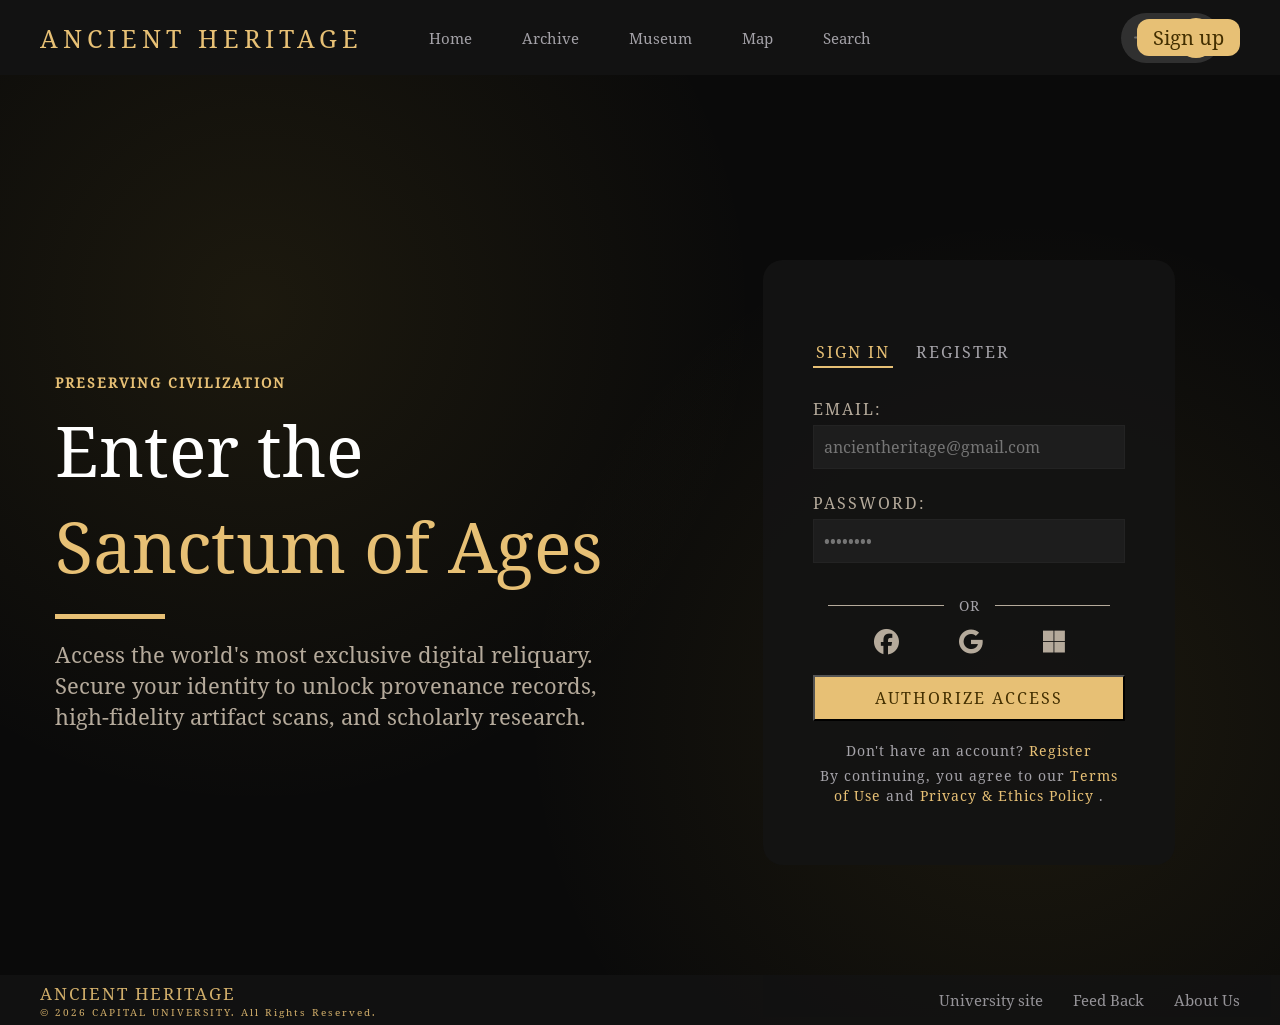
<file: pages/sign-in.html>
<!DOCTYPE html>
<html>

<head>
    <meta charset="UTF-8">
    <meta name="viewport" content="width=device-width, initial-scale=1.0">
    <title>Ancient Heritage | Sign In</title>
    <link rel="stylesheet" href="../css/main.css">
    <link rel="stylesheet" href="../css/sign-in.css">
    <link rel="stylesheet" href="https://cdnjs.cloudflare.com/ajax/libs/font-awesome/6.5.1/css/all.min.css">
    <!-- !!ملف تنسيق الناف بار والفوتر مهم -->


</head>

<body>
    <nav class="nav-bar">
        <div class="nav-text">
            ANCIENT HERITAGE
        </div>
        <div class="nav-cnt">
            <div class="nav-links">
                <a href="../index.html">Home</a>
                <a href="archive.html">Archive</a>
                <a href="museums.html">Museum</a>
                <a href="map.html">Map</a>
                <a href="search.html">Search</a>
            </div>
            <div class="mode-cnt" onclick="changeMod(); inMod()">
                <span class="span1">
                    <svg class="sun" viewBox="0 0 24 24">
                        <circle cx="12" cy="12" r="5"></circle>
                        <line x1="12" y1="1" x2="12" y2="3"></line>
                        <line x1="12" y1="21" x2="12" y2="23"></line>
                        <line x1="4.22" y1="4.22" x2="5.64" y2="5.64"></line>
                        <line x1="18.36" y1="18.36" x2="19.78" y2="19.78"></line>
                        <line x1="1" y1="12" x2="3" y2="12"></line>
                        <line x1="21" y1="12" x2="23" y2="12"></line>
                        <line x1="4.22" y1="19.78" x2="5.64" y2="18.36"></line>
                        <line x1="18.36" y1="5.64" x2="19.78" y2="4.22"></line>
                    </svg>
                    <svg class="moon" viewBox="0 0 24 24">
                        <path
                            d="M18 15.63c-.977.52-1.945.481-3.13.481A6.981 6.981 0 0 1 7.89 9.13c0-1.185-.04-2.153.481-3.13C6.166 7.174 5 9.347 5 12.018A6.981 6.981 0 0 0 11.982 19c2.67 0 4.844-1.166 6.018-3.37ZM16 5c0 2.08-.96 4-3 4 2.04 0 3 .92 3 3 0-2.08.96-3 3-3-2.04 0-3-1.92-3-4Z" />
                    </svg>
                </span>
                <span class="span2">
                    <svg class="moon2" viewBox="0 0 24 24">
                        <path
                            d="M18 15.63c-.977.52-1.945.481-3.13.481A6.981 6.981 0 0 1 7.89 9.13c0-1.185-.04-2.153.481-3.13C6.166 7.174 5 9.347 5 12.018A6.981 6.981 0 0 0 11.982 19c2.67 0 4.844-1.166 6.018-3.37ZM16 5c0 2.08-.96 4-3 4 2.04 0 3 .92 3 3 0-2.08.96-3 3-3-2.04 0-3-1.92-3-4Z" />
                    </svg>
                    <svg class="sun2" viewBox="0 0 24 24">
                        <circle cx="12" cy="12" r="5"></circle>
                        <line x1="12" y1="1" x2="12" y2="3"></line>
                        <line x1="12" y1="21" x2="12" y2="23"></line>
                        <line x1="4.22" y1="4.22" x2="5.64" y2="5.64"></line>
                        <line x1="18.36" y1="18.36" x2="19.78" y2="19.78"></line>
                        <line x1="1" y1="12" x2="3" y2="12"></line>
                        <line x1="21" y1="12" x2="23" y2="12"></line>
                        <line x1="4.22" y1="19.78" x2="5.64" y2="18.36"></line>
                        <line x1="18.36" y1="5.64" x2="19.78" y2="4.22"></line>
                    </svg>
                </span>
            </div>
        </div>
        <div class="sign">
            <a class="sign-btn" id="sign-btn" href="sign-up.html">Sign up</a>
            <a id="icon" class="icon" href="profile.html" style="display: none;"><i class="fa-solid fa-circle-user"></i></a>
        </div>
    </nav>
    <main>
        <div class="a">
            <section class="right">
                <p class="miniTitle">PRESERVING CIVILIZATION</p>
                <h1> <span> Enter the </span> <br> Sanctum of Ages</h1>
                <div class="line"></div>
                <p class="description">Access the world's most exclusive digital reliquary.<br>
                    Secure your identity to unlock provenance records,<br>
                    high-fidelity artifact scans, and scholarly research.</p>
                <!-- <div class="end">
                    <div>
                        <h4>12.5k</h4>
                        <p>ARTIFACTS DIGITIZED</p>
                    </div>
                    <div>
                        <h4>85</h4>
                        <p>PARTICIPATING MUSEUMS</p>
                    </div>
                </div> -->
            </section>
            <section class="left">
                <form class="sign-in" name="signIn" method="post" onsubmit="dataForm(event)">
                    <h6 class="errorS"></h6>
                    <div class="form-link">
                        <a href="sign-in.html" class="active">SIGN IN</a>
                        <a href="sign-up.html" class="sign">REGISTER</a>
                    </div>
                    <div>
                        <label for="e">EMAIL:</label>
                        <input id="e" type="text" name="Email" placeholder="ancientheritage@gmail.com" onfocus="clearM(0)" onblur="email()">
                        <h6 class="error"></h6>
                        <!-- <h6 class="success"></h6> -->
                    </div>
                    <div>
                        <label for="p">PASSWORD:</label>
                        <input id="p" type="password" name="Password" placeholder="••••••••" onfocus="clearM(1)" onblur="password()">
                        <h6 class="error"></h6>
                        <!-- <h6 class="success"></h6> -->
                    </div>
                    <p class="or">OR</p>
                    <div class="diff-way">
                        <a href="https://www.facebook.com" target="_blank"><i
                                class="fa-brands fa-facebook icon"></i></a>
                        <a href="https://www.google.com" target="_blank"><i class="fa-brands fa-google icon"></i></a>
                        <a href="https://www.microsoft.com/en-eg" target="_blank"><i
                                class="fa-brands fa-microsoft icon"></i></a>
                    </div>
                    <button type="submit" value="Access">AUTHORIZE ACCESS</button>
                    <p class="Q">Don't have an account? <a href="sign-up.html">Register</a></p>
                    <p class="Q">By continuing, you agree to our<a target="_blank" href="terms.html"> Terms of Use</a>
                        and<a target="_blank" href="privacy.html"> Privacy & Ethics Policy</a> .</p>
                </form>
            </section>
        </div>
    </main>
    <footer class="footer">
        <div class="copy-right">
            <h5>
                ANCIENT HERITAGE
            </h5>
            <p>
                © 2026 CAPITAL UNIVERSITY. All Rights Reserved.
            </p>
        </div>
        <div class="footer-links">
            <a href="https://www.capu.edu.eg/index.php/ar/" target="_blank">University site</a>
            <a href="feedback.html">Feed Back</a>
            <a href="about.html">About Us</a>
        </div>
    </footer>

    <script src="../js/main.js"></script>
    <script src="../js/sign-in.js"></script>
</body>
</html>
</file>
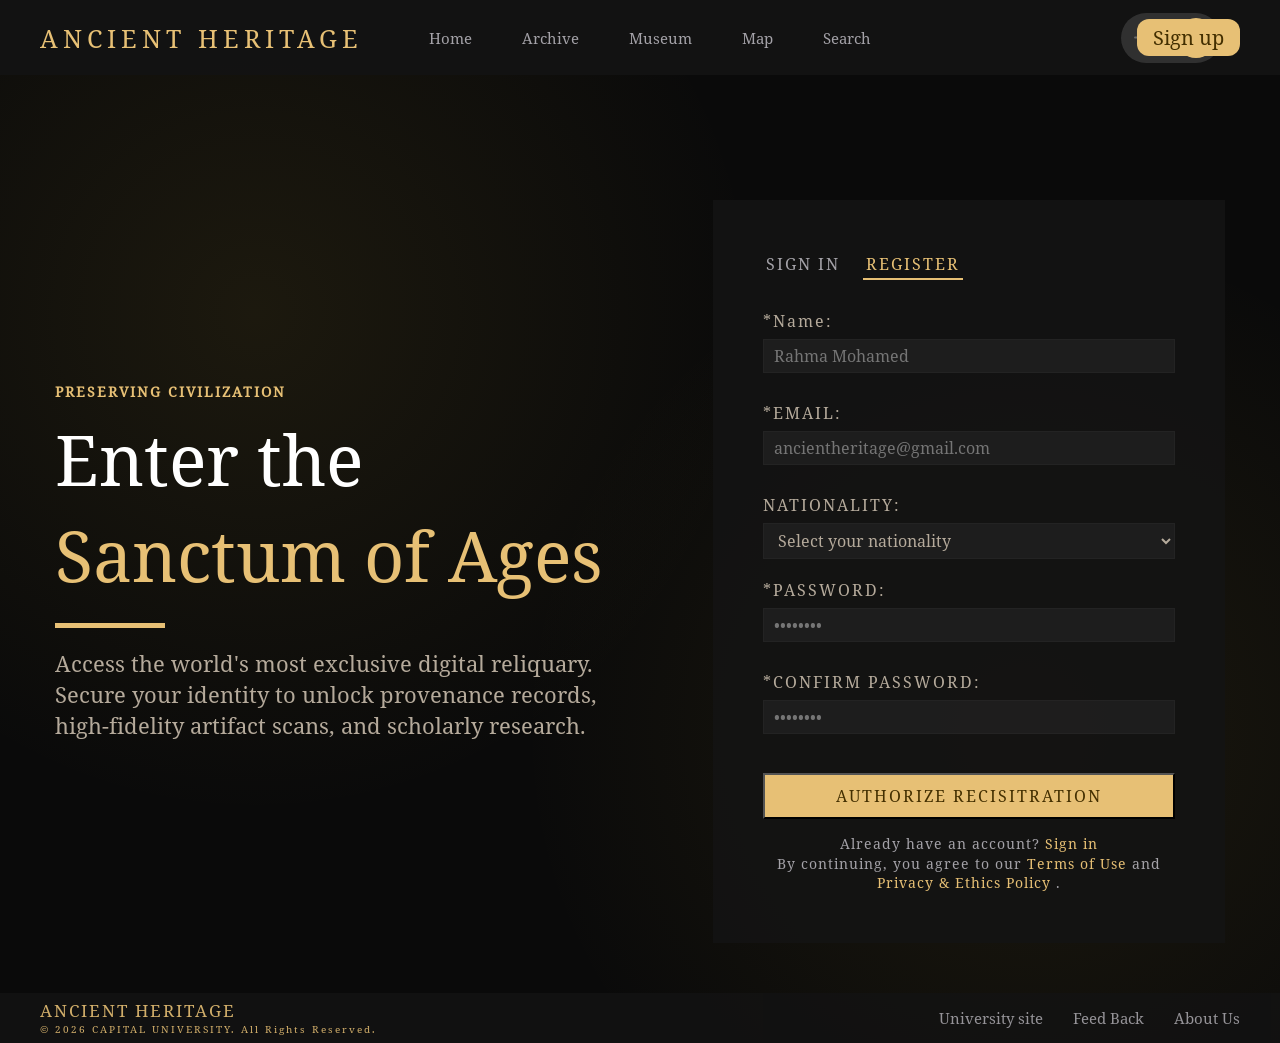
<file: pages/sign-up.html>
<!DOCTYPE html>
<html>

<head>
    <meta charset="UTF-8">
    <meta name="viewport" content="width=device-width, initial-scale=1.0">
    <title>Ancient Heritage | Register</title>
    <link rel="stylesheet" href="../css/main.css">
    <link rel="stylesheet" href="../css/sign-up.css">
    <!-- !!ملف تنسيق الناف بار والفوتر مهم -->
     


</head>

<body>
    <nav class="nav-bar">
        <div class="nav-text">
            ANCIENT HERITAGE
        </div>
        <div class="nav-cnt">
            <div class="nav-links">
                <a href="../index.html">Home</a>
                <a href="archive.html">Archive</a>
                <a href="museums.html">Museum</a>
                <a href="map.html">Map</a>
                <a href="search.html">Search</a>
            </div>
            <div class="mode-cnt" onclick="changeMod(); upMod()">
                <span class="span1">
                    <svg class="sun" viewBox="0 0 24 24">
                        <circle cx="12" cy="12" r="5"></circle>
                        <line x1="12" y1="1" x2="12" y2="3"></line>
                        <line x1="12" y1="21" x2="12" y2="23"></line>
                        <line x1="4.22" y1="4.22" x2="5.64" y2="5.64"></line>
                        <line x1="18.36" y1="18.36" x2="19.78" y2="19.78"></line>
                        <line x1="1" y1="12" x2="3" y2="12"></line>
                        <line x1="21" y1="12" x2="23" y2="12"></line>
                        <line x1="4.22" y1="19.78" x2="5.64" y2="18.36"></line>
                        <line x1="18.36" y1="5.64" x2="19.78" y2="4.22"></line>
                    </svg>
                    <svg class="moon" viewBox="0 0 24 24">
                        <path
                            d="M18 15.63c-.977.52-1.945.481-3.13.481A6.981 6.981 0 0 1 7.89 9.13c0-1.185-.04-2.153.481-3.13C6.166 7.174 5 9.347 5 12.018A6.981 6.981 0 0 0 11.982 19c2.67 0 4.844-1.166 6.018-3.37ZM16 5c0 2.08-.96 4-3 4 2.04 0 3 .92 3 3 0-2.08.96-3 3-3-2.04 0-3-1.92-3-4Z" />
                    </svg>
                </span>
                <span class="span2">
                    <svg class="moon2" viewBox="0 0 24 24">
                        <path
                            d="M18 15.63c-.977.52-1.945.481-3.13.481A6.981 6.981 0 0 1 7.89 9.13c0-1.185-.04-2.153.481-3.13C6.166 7.174 5 9.347 5 12.018A6.981 6.981 0 0 0 11.982 19c2.67 0 4.844-1.166 6.018-3.37ZM16 5c0 2.08-.96 4-3 4 2.04 0 3 .92 3 3 0-2.08.96-3 3-3-2.04 0-3-1.92-3-4Z" />
                    </svg>
                    <svg class="sun2" viewBox="0 0 24 24">
                        <circle cx="12" cy="12" r="5"></circle>
                        <line x1="12" y1="1" x2="12" y2="3"></line>
                        <line x1="12" y1="21" x2="12" y2="23"></line>
                        <line x1="4.22" y1="4.22" x2="5.64" y2="5.64"></line>
                        <line x1="18.36" y1="18.36" x2="19.78" y2="19.78"></line>
                        <line x1="1" y1="12" x2="3" y2="12"></line>
                        <line x1="21" y1="12" x2="23" y2="12"></line>
                        <line x1="4.22" y1="19.78" x2="5.64" y2="18.36"></line>
                        <line x1="18.36" y1="5.64" x2="19.78" y2="4.22"></line>
                    </svg>
                </span>
            </div>
        </div>
        <div class="sign">
            <a class="sign-btn" id="sign-btn" href="sign-up.html">Sign up</a>
            <a id="icon" class="icon" href="profile.html" style="display: none;"><i class="fa-solid fa-circle-user"></i></a>
        </div>
    </nav>
    <main>
        <div class="a">
            <section class="right">
                <p class="miniTitle">PRESERVING CIVILIZATION</p>
                <h1> <span> Enter the </span> <br> Sanctum of Ages</h1>
                <div class="line"></div>
                <p class="description">Access the world's most exclusive digital reliquary.<br>
                    Secure your identity to unlock provenance records,<br>
                    high-fidelity artifact scans, and scholarly research.</p>
            </section>
            <section class="left">
                <form name="signUp" class="sign-up" method="post" onsubmit="dataForm(event)">
                    <!-- <h6 class="success"></h6> -->
                    <div class="form-link">
                        <a href="sign-in.html" class="sign" >SIGN IN</a>
                        <a href="sign-up.html" class="active">REGISTER</a>
                    </div>
                    <div>
                        <label for="name">*Name:</label>
                        <input id="name" name="Name" type="text" placeholder="Rahma Mohamed" onfocus="clearM(0)" onblur="Name()">
                        <h6 class="error"></h6>
                        <!-- <h6 class="success"></h6> -->
                    </div>
                    <div>
                        <label for="e">*EMAIL:</label>
                        <input id="e" name="Email" type="text" placeholder="ancientheritage@gmail.com" onfocus="clearM(1)" onblur="Email()">
                        <h6 class="error"></h6>
                        <!-- <h6 class="success"></h6> -->
                    </div>
                    <div>
                        <label for="n">NATIONALITY:</label>
                        <select id="n" class="nationality" name="nationality">
                            <option value="">Select your nationality</option>
                            <option value="egyptian">Egyptian</option>
                            <option value="american">American</option>
                            <option value="british">British</option>
                            <option value="saudi">Saudi</option>
                            <option value="french">French</option>
                            <option value="others">Others</option>
                        </select>
                    </div>
                    <div>
                        <label for="p">*PASSWORD:</label>
                        <input id="p" name="Password" type="password" placeholder="••••••••" onfocus="clearM(2)" onblur="password()">
                        <h6 class="error"></h6>
                        <!-- <h6 class="success"></h6> -->
                    </div>
                    <div>
                        <label for="cp">*CONFIRM PASSWORD:</label>
                        <input id="cp" name="confirmPassword" type="password" placeholder="••••••••" onfocus="clearM(3)" onblur="cpassword()">
                        <h6 class="error"></h6>
                        <!-- <h6 class="success"></h6> -->
                    </div>
                    <button type="submit">AUTHORIZE RECISITRATION</button>
                    <p class="Q">Already have an account? <a href="sign-in.html">Sign in</a></p>
                    <p class="Q">By continuing, you agree to our<a target="_blank" href="terms.html"> Terms of Use</a>
                        and<a target="_blank" href="privacy.html"> Privacy & Ethics Policy</a> .</p>
                </form>
            </section>
        </div>
    </main>
    <footer class="footer">
        <div class="copy-right">
            <h5>
                ANCIENT HERITAGE
            </h5>
            <p>
                © 2026 CAPITAL UNIVERSITY. All Rights Reserved.
            </p>
        </div>
        <div class="footer-links">
            <a href="https://www.capu.edu.eg/index.php/ar/" target="_blank">University site</a>
            <a href="feedback.html">Feed Back</a>
            <a href="about.html">About Us</a>
        </div>
    </footer>
    <script src="../js/main.js"></script>
    <script src="../js/sign-up.js"></script>
</body>

</html>
</file>
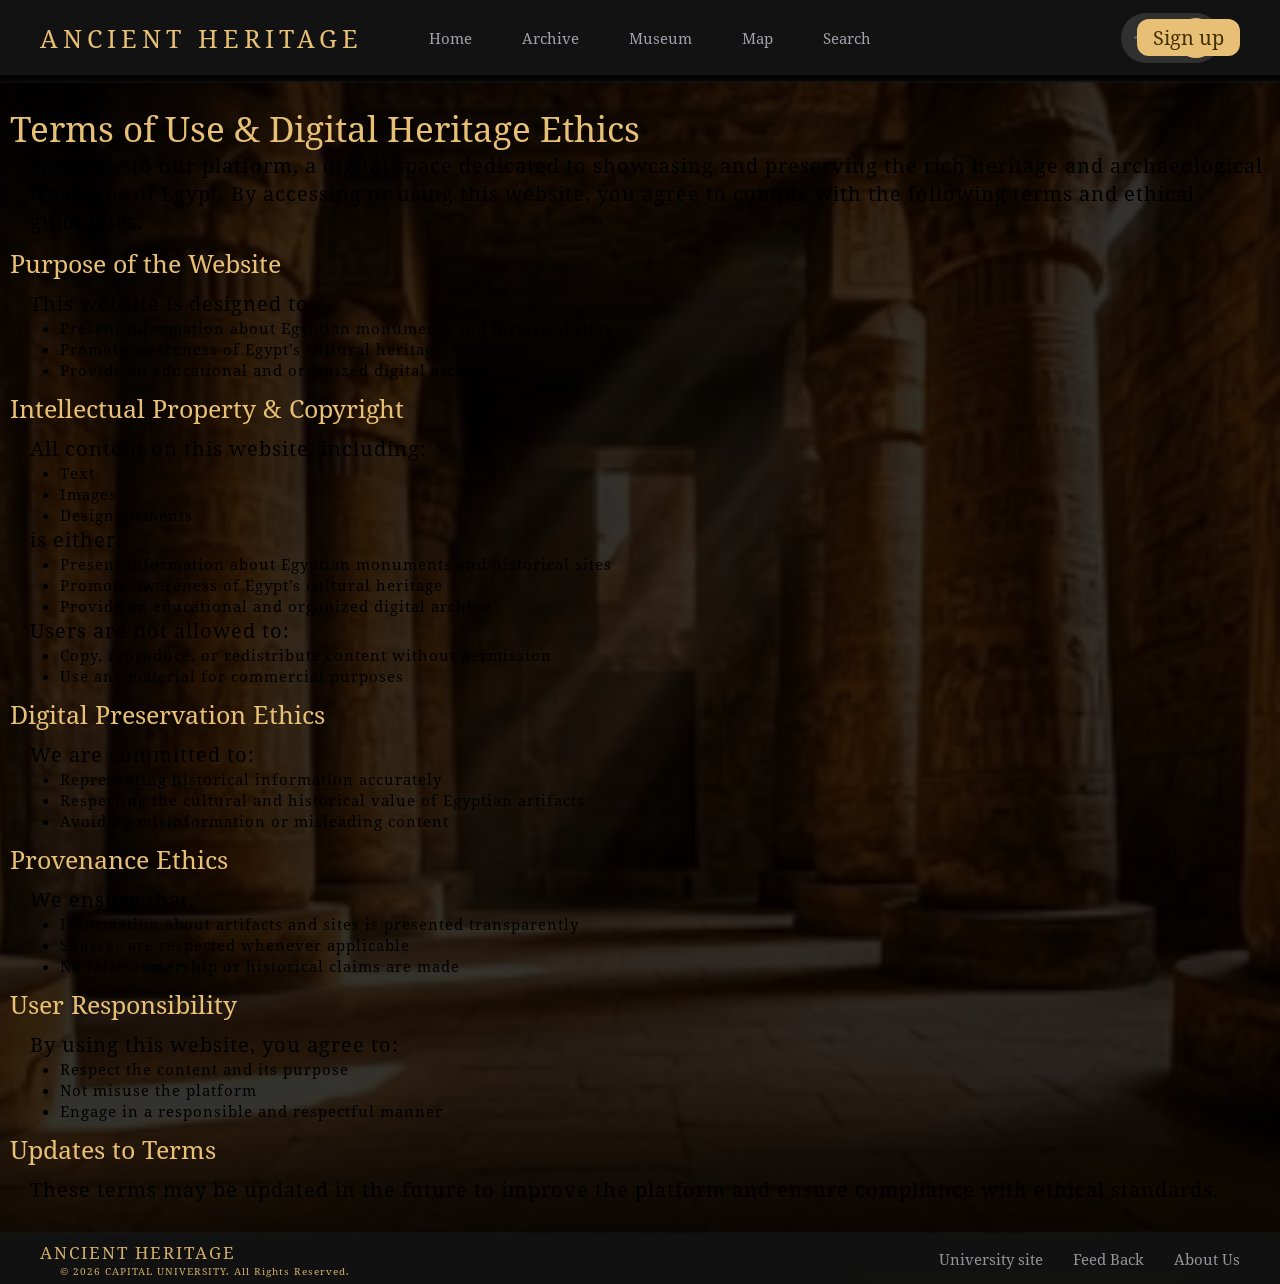
<file: pages/terms.html>
<!DOCTYPE html>
<html>

<head>
    <meta charset="UTF-8">
    <meta name="viewport" content="width=device-width, initial-scale=1.0">
    <title>Terms Of Use</title>
    <link rel="stylesheet" href="../css/main.css">
    <link rel="stylesheet" href="../css/terms.css">
    <!-- !!ملف تنسيق الناف بار والفوتر مهم -->

</head>

<body>
        <nav class="nav-bar">
        <div class="nav-text">
            ANCIENT HERITAGE
        </div>
        <div class="nav-cnt">
            <div class="nav-links">
                <a href="../index.html">Home</a>
                <a href="archive.html">Archive</a>
                <a href="museums.html">Museum</a>
                <a href="map.html">Map</a>
                <a href="search.html">Search</a>
            </div>
            <div class="mode-cnt" onclick="changeMod(); T_PMod()">
                <span class="span1">
                    <svg class="sun" viewBox="0 0 24 24">
                        <circle cx="12" cy="12" r="5"></circle>
                        <line x1="12" y1="1" x2="12" y2="3"></line>
                        <line x1="12" y1="21" x2="12" y2="23"></line>
                        <line x1="4.22" y1="4.22" x2="5.64" y2="5.64"></line>
                        <line x1="18.36" y1="18.36" x2="19.78" y2="19.78"></line>
                        <line x1="1" y1="12" x2="3" y2="12"></line>
                        <line x1="21" y1="12" x2="23" y2="12"></line>
                        <line x1="4.22" y1="19.78" x2="5.64" y2="18.36"></line>
                        <line x1="18.36" y1="5.64" x2="19.78" y2="4.22"></line>
                    </svg>
                    <svg class="moon" viewBox="0 0 24 24">
                        <path
                            d="M18 15.63c-.977.52-1.945.481-3.13.481A6.981 6.981 0 0 1 7.89 9.13c0-1.185-.04-2.153.481-3.13C6.166 7.174 5 9.347 5 12.018A6.981 6.981 0 0 0 11.982 19c2.67 0 4.844-1.166 6.018-3.37ZM16 5c0 2.08-.96 4-3 4 2.04 0 3 .92 3 3 0-2.08.96-3 3-3-2.04 0-3-1.92-3-4Z" />
                    </svg>
                </span>
                <span class="span2">
                    <svg class="moon2" viewBox="0 0 24 24">
                        <path
                            d="M18 15.63c-.977.52-1.945.481-3.13.481A6.981 6.981 0 0 1 7.89 9.13c0-1.185-.04-2.153.481-3.13C6.166 7.174 5 9.347 5 12.018A6.981 6.981 0 0 0 11.982 19c2.67 0 4.844-1.166 6.018-3.37ZM16 5c0 2.08-.96 4-3 4 2.04 0 3 .92 3 3 0-2.08.96-3 3-3-2.04 0-3-1.92-3-4Z" />
                    </svg>
                    <svg class="sun2" viewBox="0 0 24 24">
                        <circle cx="12" cy="12" r="5"></circle>
                        <line x1="12" y1="1" x2="12" y2="3"></line>
                        <line x1="12" y1="21" x2="12" y2="23"></line>
                        <line x1="4.22" y1="4.22" x2="5.64" y2="5.64"></line>
                        <line x1="18.36" y1="18.36" x2="19.78" y2="19.78"></line>
                        <line x1="1" y1="12" x2="3" y2="12"></line>
                        <line x1="21" y1="12" x2="23" y2="12"></line>
                        <line x1="4.22" y1="19.78" x2="5.64" y2="18.36"></line>
                        <line x1="18.36" y1="5.64" x2="19.78" y2="4.22"></line>
                    </svg>
                </span>
            </div>
        </div>
        <div class="sign">
            <a class="sign-btn" id="sign-btn" href="sign-up.html">Sign up</a>
             <a id="icon" class="icon" href="profile.html" style="display: none;"><i class="fa-solid fa-circle-user"></i></a>
        </div>
    </nav>
    <main class="background">
        <h1>Terms of Use & Digital Heritage Ethics</h1>
        <p>Welcome to our platform, a digital space dedicated to showcasing and preserving
            the rich heritage and archaeological treasures of Egypt. By accessing or using this website,
            you agree to comply with the following terms and ethical guidelines.</p>
        <h3>Purpose of the Website</h3>
        <p> This website is designed to:</p>
        <ul class="list-terms">
            <li>Present information about Egyptian monuments and historical sites</li>
            <li>Promote awareness of Egypt’s cultural heritage</li>
            <li>Provide an educational and organized digital archive</li>
        </ul>
        <h3>Intellectual Property & Copyright</h3>
        <p> All content on this website, including:</p>
        <ul class="list-terms">
            <li>Text</li>
            <li>Images</li>
            <li>Design elements</li>
        </ul>
        <p>is either:</p>
        <ul class="list-terms">
            <li>Present information about Egyptian monuments and historical sites</li>
            <li>Promote awareness of Egypt’s cultural heritage</li>
            <li>Provide an educational and organized digital archive</li>
        </ul>
        <p>Users are not allowed to:</p>
        <ul class="list-terms">
            <li>Copy, reproduce, or redistribute content without permission</li>
            <li>Use any material for commercial purposes</li>
        </ul>
        <h3> Digital Preservation Ethics</h3>
        <p> We are committed to:</p>
        <ul class="list-terms">
            <li>Representing historical information accurately</li>
            <li>Respecting the cultural and historical value of Egyptian artifacts</li>
            <li>Avoiding misinformation or misleading content</li>
        </ul>
        <h3>Provenance Ethics</h3>
        <p>We ensure that:</p>
        <ul class="list-terms">
            <li>Information about artifacts and sites is presented transparently</li>
            <li>Sources are respected whenever applicable</li>
            <li>No false ownership or historical claims are made</li>
        </ul>
        <h3>User Responsibility</h3>
        <p>By using this website, you agree to:</p>
        <ul class="list-terms">
            <li>Respect the content and its purpose</li>
            <li>Not misuse the platform</li>
            <li>Engage in a responsible and respectful manner</li>
        </ul>
        <h3>Updates to Terms</h3>
        <p>These terms may be updated in the future to improve the platform and ensure compliance
            with ethical standards.</p>
    </main>
    <footer class="footer">
        <div class="copy-right">
            <h5>
                ANCIENT HERITAGE
            </h5>
            <p>
                © 2026 CAPITAL UNIVERSITY. All Rights Reserved.
            </p>
        </div>
        <div class="footer-links">
            <a href="https://www.capu.edu.eg/index.php/ar/" target="_blank">University site</a>
            <a href="feedback.html">Feed Back</a>
            <a href="about.html">About Us</a>
        </div>
    </footer>
    <script src="../js/main.js"></script>
    <script src="../js/T&P.js"></script>
</body>

</html>
</file>
<file: css/main.css>
@font-face {
    font-family: mainFont;
    src: url(../assets/Fonts/noto-serif.regular.ttf);
}

* {
    margin: 0;
    padding: 0;
    box-sizing: border-box
}

:root {
    --navBar-color-dark: #131313e6;
    --background-dark: #0a0a0a;
    --golden-color: #e7c075;
    --golden-hover-color: #bb954f;
    --golden-btn-text-color: #432f01;
    --text-dark: #a4a2a8;
    --active-text: #987822;
    --small-text-dark: #b5aa9b;
 /*بني*/
   --navBar-color-light: rgb(242, 237, 228 , 0.8);
    --background-light: #f2ede4; 
    --button-light:#937C63; 
    --button-hover-light:#7D6852;  
    --footer-light: #f2ede4; 

    --container-color-light: #F9F3E5;
    --container-second-light: #383010;
    
  --text-light: #6B4F3A;      
  --big-text-light: #3E2F23;
}


::selection {
    background-color: #c59f59c5;
    color: #4e3700;
}

body {
    display: flex;
    flex-direction: column;
    min-height: 100vh;
    overflow-x: hidden;
    background-color: var(--background-dark);
    background-image:
        radial-gradient(circle at 20% 30%, rgba(212, 175, 55, 0.09) 0%, transparent 40%),
        radial-gradient(circle at 80% 70%, rgba(212, 175, 55, 0.09) 0%, transparent 40%);
    background-repeat: no-repeat;
    transition: 0.3s;
}

body.light {
    background-color: var(--background-light);
    background-image:
        radial-gradient(circle at 20% 30%, rgba(159, 132, 41, 0.09) 0%, transparent 40%),
        radial-gradient(circle at 80% 70%, rgba(159, 132, 41, 0.09) 0%, transparent 40%);
}

.mode-cnt {
    position: relative;
    display: flex;
    background-color: #303030;
    width: 100px;
    border-radius: 40px;
    padding: 5px;
    align-items: center;
    left: 200px;
    cursor: pointer;
    transition: 0.3s;
}

.mode-cnt.light {
    /* background-color: var(--golden-btn-text-color); */
    background-color: #e3d4c4;
}

.mode-cnt .span1 {
    position: absolute;
    width: 40px;
    height: 40px;
    display: flex;
    align-items: center;
    justify-content: center;
    background-color: var(--golden-color);
    border-radius: 40px;
    left: calc(100% - 45px);
    transition: 0.3s ease-in;
}

.mode-cnt .span1.light {
    left: 5px;
    background-color: var(--footer-light);
}

.mode-cnt .span2 {
    width: 40px;
    height: 40px;
    display: flex;
    align-items: center;
    justify-content: center;
}

.sun {
    position: absolute;
    width: 25px;
    scale: 0;
    stroke: var(--golden-btn-text-color);
    fill: var(--golden-btn-text-color);
    stroke-width: 2px;
    stroke-linecap: round;
    stroke-linejoin: round;
    transition: 0.2s ease-in;
}

.sun.light {
    scale: 1;
}

.moon {
    position: absolute;
    width: 35px;
    scale: 1;
    stroke: var(--golden-btn-text-color);
    fill: var(--golden-btn-text-color);
    stroke-width: 2px;
    stroke-linecap: round;
    stroke-linejoin: round;
    transition: 0.2s ease-in;
}

.moon.light {
    scale: 0;
}

.sun2 {
    position: absolute;
    width: 25px;
    scale: 1;
    stroke: #6a6a6a;
    fill: #6a6a6a;
    stroke-width: 2px;
    stroke-linecap: round;
    stroke-linejoin: round;
    border-radius: 40px;
    transition: 0.3s;
}

.sun2.light {
    scale: 0;
}

.moon2 {
    position: absolute;
    width: 35px;
    left: 55px;
    scale: 0;
    stroke: #62522e;
    fill: #62522e;
    stroke-width: 2px;
    stroke-linecap: round;
    stroke-linejoin: round;
    transition: 0.3s;
    transform-origin: center;
}

.moon2.light {
    scale: 1;
}

.nav-bar {
    position: sticky;
    top: 0;
    z-index: 100;
    display: flex;
    align-items: center;
    justify-content: space-between;
    background-color: var(--navBar-color-dark);
    color: var(--golden-color);
    font-family: mainFont;
    font-size: 25px;
    width: 100%;
    height: 75px;
    padding: 0 40px;
    letter-spacing: 5px;
    transition: 0.3s;
}

.nav-bar.light {
    background-color: var(--navBar-color-light);
    color: var(--big-text-light);
    box-shadow: 0 0 10px rgba(0, 0, 0, 0.1);
}

.nav-cnt {
    display: flex;
    gap: 50px;
    margin-right: 50px;
}

.nav-links {
    display: flex;
    gap: 50px;
    align-items: center;
}

.nav-links a {
    color: var(--text-dark);
    text-decoration: none;
    font-size: 15px;
    transition: 0.4s;
    letter-spacing: normal;
}

.nav-links a.light {
    color: var(--text-light);
}

.nav-bar a:hover {
    color: var(--golden-color);
}

.nav-links a.light:hover {
    color: var(--active-text);
}

.nav-links a.active {
    color: var(--golden-color);
    text-decoration: underline;
    text-underline-offset: 6px;
}

.nav-links a.active-light {
    color: var(--active-text);
    text-decoration: underline;
    text-underline-offset: 6px;
}

.sign {
    display: flex;
    
}

.nav-bar .sign-btn {
    position: relative;
    padding: 5px 16px;
    background-color: var(--golden-color);
    border-radius: 12px;
    color: var(--golden-btn-text-color);
    font-size: 20px;
    text-decoration: none;
    letter-spacing: normal;
    transition: 0.4s;
}

.nav-bar .sign-btn.light {
    background-color: var(--button-light);
    color: #ffffff;
}

.icon {
    display: none;
    color: var(--golden-color);
    font-size: 40px;
    transition: 0.4s;
}

.icon.light {
    color: var(--button-light);
}

.nav-bar .sign-btn:hover {
    background-color: var(--golden-hover-color);
    color: var(--golden-btn-text-color);
}

.nav-bar .sign-btn.light:hover {
    background-color: var(--button-hover-light);
    color: white;
}

main {
    flex: 1;
}

.footer {
    display: flex;
    height: 50px;
    align-items: center;
    justify-content: space-between;
    font-family: mainFont;
    background-color: var(--navBar-color-dark);
    opacity: 0.9;
    color: var(--golden-color);
    padding: 0 40px;
    letter-spacing: 2px;
    transition: 0.3s;
}

.footer.light {
    background-color: var(--footer-light);
    color: var(--big-text-light);
    box-shadow: 0 0 10px rgba(0, 0, 0, 0.1);
}

.footer h5 {
    font-size: 17px;
    font-weight: normal;
}

.footer p {
    font-size: 10px;
    color: var(--text-color);
}

.footer-links {
    display: flex;
    gap: 30px;
    align-items: center;
    justify-content: flex-end;
}

.footer-links a {
    color: var(--text-dark);
    text-decoration: none;
    font-size: 15px;
    transition: 0.4s;
    letter-spacing: normal;
}

.footer-links a.light {
    color: var(--big-text-light);
}

.footer-links a.light:hover {
    color: var(--active-text);
}

.footer-links a:hover {
    color: var(--golden-color);
}

.footer-links a.active {
    color: var(--golden-color);
    text-decoration: underline;
    text-underline-offset: 6px;
}

.footer-links a.active-light {
    color: var(--active-text)
}

.footer-links a.active-light:hover {
    color: var(--active-text)
}
</file>
<file: css/sign-in.css>
:root {
    --navBar-colo-dark-dark: #131313e6;
    --background-dark: #0a0a0a;
    --golden-color: #e7c075;
    --golden-hover-color: #bb954f;
    --golden-btn-text-color: #432f01;
    --text-dark: #a4a2a8;
    --active-text: #987822;
    --small-text-dark: #b5aa9b;

    --navBar-color-light: rgb(242, 237, 228 , 0.8);
    --background-light: #f2ede4; 
    --button-light:#937C63; 
    --button-hover-light:#7D6852;  
    --footer-light: #f2ede4; 

    --container-color-light: #F9F3E5;
    --container-second-light: #383010;
    
  --text-light: #5d3c24;      
  --big-text-light: #3E2F23; 
}


@font-face {
    font-family: mainFont;
    src: url(../assets/Fonts/noto-serif.regular.ttf);
}


.a {
    position: relative;
    display: flex;
    flex-direction: row;
    justify-content: space-around;
    align-items: center;
    background-image: linear-gradient(rgba(0, 0, 0, 0.5)),
        url(../assets/images/Screenshot\ \(645\).png);
    background-size: cover;
    height: 100vh;
    padding-top: 75px;
    position: static;
}

.a.light {
    background-image: linear-gradient(rgb(255, 255, 255, .5)),
        url(../assets/images/ChatGPT\ Image\ Apr\ 29\,\ 2026\,\ 08_47_38\ PM.png);
}

.miniTitle {
    color: var(--golden-color);
    font-size: 14px;
    font-family: mainFont;
    letter-spacing: 2px;
    margin-bottom: -10px;
    font-weight: bold;
}

.miniTitle.light {
    color: var(--text-light);
}

h1 span {
    color: white;
}

h1 span.light {
    color: white;
    text-shadow: 1px 1px 8px var(--big-text-light);
}

h1 {
    color: var(--golden-color);
    font-size: 70px;
    font-family: mainFont;
    font-weight: 500;
    padding: 20px 0;
}

h1.light {
    color: var(--big-text-light);
    text-shadow: 1px 1px 2px var(--big-text-light);
}

.line {
    width: 20%;
    border-top: 5px solid var(--golden-color);
}

.line.light {
    border-top: 5px solid var(--big-text-light);
}

.description {
    color: var(--small-text-dark);
    font-size: 22px;
    font-family: mainFont;
    padding: 20px 0;
    line-height: 1.4;
}

.description.light {
    color: var(--text-light);
}

/* .end{
    display: flex;
    flex-direction: row;
    gap: 50px;
    margin-top: 30px;
}
.end h4{
    font-size: 40px;
    font-family: mainFont;
    color: var(--golden-color);
    font-weight: normal;
}
.end h4.light{
    color: var(--big-text-light);
}
.end p{
    color: var(--small-text-dark);
    font-size: 14px;
    font-family: mainFont;
    letter-spacing: 2px;
}
.end p.light{
    color: var(--text-light);
} */
.left {
    display: flex;
    justify-content: center;
    /* background-color: var(--navBar-colo-dark); */
    padding: 50px;
    width: 40%;
}

/* .left.light{
   background-color: var(--navBar-color-light);
} */
.sign-in {
    display: flex;
    flex-direction: column;
    /* gap: 25px; */
    width: 100%;
    background-color: var(--navBar-colo-dark-dark);
    padding: 50px;
    border-radius: 20px;
}

.sign-in.light {
    background-color: var(--navBar-color-light);
}

.form-link {
    display: flex;
    flex-direction: row;
    gap: 20px;
    margin-bottom: 25px;
}

.form-link a {
    text-decoration: none;
    color: var(--text-dark);
    font-size: 16px;
    font-family: mainFont;
    letter-spacing: 2px;
    padding: 3px;
}
.form-link .sign.light{
   color: var(--text-light);
}
.form-link .sign:hover {
    color: var(--golden-color);
}
.form-link .sign.light:hover {
    color:var(--big-text-light);
}
.form-link .active {
    border-bottom: 2px solid var(--golden-color);
    color: var(--golden-color);
}
.form-link .active.light{
    border-bottom: 2px solid var(--big-text-light);
   color: var(--big-text-light);
  
}

form div {
    display: flex;
    flex-direction: column;
    color: var(--small-text-dark);

}

div label{
    font-size:16px ;
    font-family: mainFont;
    font-weight: normal;
    color: var(--small-text-dark);
    letter-spacing: 2px;
    padding: 5px 0;
}
div label.light{
   color: var(--text-light);
}

div input {
    font-size: 16px;
    font-family: mainFont;
    color: var(--text-dark);
    padding: 10px;
    background-color: rgba(46, 45, 45, 0.4);
    outline: none;
    border: 0.5px solid rgba(46, 45, 45, 0.4);
    transition: 0.2s;
    width: 100%;
}
div input.light{
   background-color: var(--background-light);
   color: var(--text-light);
}

.error {
    height: 18px;
    text-align: left;
    font-size: 16px;
    font-family: mainFont;
    font-weight: normal;
}
.errorS{
    height: 18px;
    text-align: left;
    font-size: 20px;
    font-family: mainFont;
    font-weight: normal;
    margin-bottom: 10px;
}
div input:focus{
    border:0.5px solid var(--golden-color);
}

div input.light:focus {
    border: 0.5px solid var(--big-text-light);
}

button {
    padding: 10px 16px;
    background-color: var(--golden-color);
    color: var(--golden-btn-text-color);
    font-size: 16px;
    font-family: mainFont;
    width: 100%;
    letter-spacing: 2px;
    transition: .3s;
    margin-bottom: 25px;
}

button.light {
    background-color: var(--button-light);
    border: none;
    color: #ffffff;
}

button:hover {
    cursor: pointer;
    background-color: var(--golden-hover-color);
    color: var(--golden-btn-text-color);
    transform: translateY(8px);
}

button.light:hover {
    background-color: var(--button-hover-light);
    color: white;
}
.sign-in P{
    color:var(--text-dark);
    font-size: 14px;
    font-family: mainFont;
    text-align: center;
    letter-spacing: 1px;
    line-height: 1.4;
}
.sign-in P.light{
   color: var(--button-light);
}

.sign-in .Q {
    margin-top: -5px;
    font-size: 14px;
    font-family: mainFont;
    margin-bottom: 10px;
}
.Q a{
    color: var(--golden-color);
    text-decoration: none;
}
.Q a.light{
    color: var(--big-text-light);
}

.or {
    display: flex;
    align-items: center;
    text-align: center;
    font-size: 20px;
    margin: 15px 0;
    color: var(--small-text-dark);
}
.or.light{
    color: var(--text-light);
}

.or::after,
.or::before{
    content: '';
    flex: 1;
    border-bottom: 1px solid var(--small-text-dark);
    margin-right: 15px;
    margin-left: 15px;
}
.or.light::after, 
.or.light::before{
   border-bottom: 1px solid var(--text-light);
} 
.diff-way{
    display: flex;
    flex-direction: row;
    justify-content: center;
    gap: 60px;
    margin-bottom: 20px;
}

.icon {
    color: var(--small-text-dark);
    font-size: 25px;
    font-family: mainFont;
    transition: 0.3s;
}

.icon.light {
    color: var(--button-hover-light);
}

.icon:hover {
    transform: scale(1.2);
}
</file>
<file: css/sign-up.css>
:root {
    --navBar-colo-dark-dark: #131313e6;   
    --background-dark: #0a0a0a;
    --golden-color: #e7c075;
    --golden-hover-color: #bb954f;
    --golden-btn-text-color: #432f01;
    --text-dark: #a4a2a8;    
    --active-text: #987822;
    --small-text-dark: #b5aa9b;

    --navBar-color-light: rgb(242, 237, 228 , 0.8);
    --background-light: #f2ede4; 
    --button-light:#937C63; 
    --button-hover-light:#7D6852;  
    --footer-light: #f2ede4; 

    --container-color-light: #F9F3E5;
    --container-second-light: #383010;
    
  --text-light: #5d3c24;      
  --big-text-light: #3E2F23; 
}

@font-face {
    font-family: mainFont;
    src: url(../assets/Fonts/noto-serif.regular.ttf);
}

.a{
    position: relative;
    display: flex;
    flex-direction: row;
    justify-content: space-around;
    align-items: center;
    background-image:linear-gradient(rgba(0,0,0,0.5)),
    url(../assets/images/Screenshot\ \(645\).png);
    background-size: cover;
    min-height: 100vh; 
    padding-top:75px ;
    position: static;
}
.a.light{
    background-image:linear-gradient(rgb(255, 255, 255 ,.5)),
    url(../assets/images/ChatGPT\ Image\ Apr\ 29\,\ 2026\,\ 08_47_38\ PM.png);
}
.miniTitle{
    color: var(--golden-color);
    font-size: 14px;
    font-family: mainFont;
    letter-spacing: 2px;
    margin-bottom: -10px;
    font-weight: bold;

}
.miniTitle.light{
    color: var(--text-light);
}
h1 span{
    color: white;
}
h1 span.light{
   color:white;
   text-shadow:1px 1px 8px var(--big-text-light);
}
h1{
    color: var(--golden-color);
    font-size: 70px;
    font-family: mainFont ;
    font-weight: 500;
    padding: 20px 0;
}
h1.light{
    color: var(--big-text-light);
    text-shadow:1px 1px 2px var(--big-text-light);
}
.line{
    width: 20%;
     border-top:5px solid var(--golden-color) ;
}
.line.light{
     border-top:5px solid var(--big-text-light) ;
}
.description{
    color: var(--small-text-dark);
    font-size: 22px;
    font-family: mainFont ;
    padding:20px 0;
    line-height: 1.4;
}
.description.light{
    color: var(--text-light);
}

.left{
    margin:50px 0;
    display: flex;
    justify-content: center;
    background-color: var(--navBar-color-dark);
    padding: 50px 50px;
    width: 40%;
    height: auto;
}
.left.light{
    background-color: var(--navBar-color-light);
}
.sign-up{
    display: flex;
    flex-direction: column;
    /* gap: 15px; */
    width: 100%;
}
.form-link{
    display: flex;
    flex-direction: row;
    gap: 20px; 
    margin-bottom: 25px;
}
.form-link a{
    text-decoration: none;
    color: var(--text-dark);
    font-size: 16px;
    font-family: mainFont;
    letter-spacing: 2px;
    padding: 3px;
}
.form-link .sign.light{
   color: var(--text-light);
}
.form-link .sign:hover {
    color: var(--golden-color);
}
.form-link .sign.light:hover {
    color:var(--big-text-light);
}
.form-link .active {
    border-bottom: 2px solid var(--golden-color);
    color: var(--golden-color);
}
.form-link .active.light{
    border-bottom: 2px solid var(--big-text-light);
   color: var(--big-text-light);
  
}
form div {
    display: flex;
    flex-direction: column;
    color: var(--small-text-dark);
    gap: 2px;
}
div label{
    font-size:16px ;
    font-family: mainFont;
    font-weight: normal;
    color: var(--small-text-dark);
    letter-spacing: 2px;
    padding: 5px 0;
}
div label.light{
   color: var(--text-light);
}
div input ,
div select{
    font-size: 16px;
    font-family: mainFont;
    color: var(--text-color);
    padding:5px 10px;
    background-color: rgba(46, 45, 45, 0.4);
    outline: none;
    border:0.5px solid rgba(46, 45, 45, 0.4);
    transition: 0.2s;
    width: 100%;
}
div input.light ,
div select.light{
   background-color: var(--background-light);
   color:#674f3e;
}
div option{
    background-color: var(--navBar-color-dark);
    color: var(--text-light);
}
div option.light{
background-color: var(--navBar-color-light);
}
div option:focus{
    background-color: aliceblue;
}
div input.E{
   border:  1px solid rgb(182, 28, 28);
 }
div input.T{
   border:  1px solid rgb(24, 80, 24);
 }
div input:focus,
div select:focus{
    border:0.5px solid var(--golden-color);
}
div input.light:focus
,div select.light:focus {
   border:0.5px solid var(--big-text-light);
}
.nationality{
    margin-bottom: 15px;
}
.error {
    height: 22px;
    text-align: left;
    font-size: 18px;
    font-family: mainFont;
    font-weight: normal;
}
/* .success{
    height: 16px;
    text-align: left;
    font-size: 20px;
    font-family: mainFont;
    margin-bottom: 10px;
} */
button{
    padding: 10px 16px;
    background-color: var(--golden-color);
    color: var(--golden-btn-text-color);
    font-size: 16px;
    font-family: mainFont;
    width: 100%;
    letter-spacing: 2px;
    margin: 15px 0;
    
}
button.light{
    background-color:var(--button-light);
    border: none;
    color: #ffffff;
}
button:hover {
    cursor: pointer;
    background-color: var(--golden-hover-color);
    color: var(--golden-btn-text-color);
}
button.light:hover {
  background-color: var(--button-hover-light);
  color: white;
}
.sign-up P{
    color:var(--text-dark);
    font-size: 14px;
    font-family: mainFont;
    text-align: center;
    letter-spacing: 1px;
    line-height: 1.4;
}
.sign-up P.light{
   color: var(--button-light);
}
.sign-up p span{
    cursor: pointer;
    color:#c4a15f;
}
.Q a{
    color: var(--golden-color);
    text-decoration: none;
}
.Q a.light{
    color: var(--big-text-light);
}
</file>
<file: css/terms.css>
:root {
    --navBar-color-dark: #131313e6;
    --background-dark: #0a0a0a;
    --golden-color: #e7c075;
    --golden-hover-color: #bb954f;
    --golden-btn-text-color: #432f01;
    --text-dark: #a4a2a8;
    --active-text: #987822;
    --small-text-dark: #b5aa9b;
 /*بني*/
   --navBar-color-light: rgb(242, 237, 228 , 0.8);
    --background-light: #f2ede4; 
    --button-light:#937C63; 
    --button-hover-light:#7D6852;  
    --footer-light: #f2ede4; 

    --container-color-light: #F9F3E5;
    --container-second-light: #383010;
    
  --text-light: #6B4F3A;      
  --big-text-light: #3E2F23;
}
.background{
    display: flex;
    flex-direction: column;
     padding: 30px 10px;
    align-items: flex-start;
    text-align: left;
    background-image:linear-gradient(rgba(0,0,0,0.8),rgba(0,0,0,0.8)),
    url(../assets/images/Screenshot\ \(645\).png);
    background-size: cover;
    background-position: center;
    min-height: 100vh; 
}
.background.light{
    background-image:linear-gradient(rgba(255,255,255,0.6),rgba(255,255,255,0.6)),
    url(../assets/images/ChatGPT\ Image\ Apr\ 29\,\ 2026\,\ 08_47_38\ PM.png);
}
h1,h3{
    color: var(--golden-color);
    font-family: mainFont;
    font-weight: normal;
}
h1.light,
h3.light{
   color: var(--big-text-light);
}
h1{
   font-size: 35px;
}
h3{
    font-size: 25px;
    padding: 10px 0;
}
p ,li{
    
    color: var(--small-text-color);
    font-family: mainFont;
    line-height: 1.4;
    letter-spacing: 1px;
}
p.light,
li.light{
    color: var(--text-light);
}
li{
    font-size: 15px;
}
p{
    padding-left: 20px;
    font-size: 20px;
}
.list-terms{
    padding-left: 50px;

}
</file>
